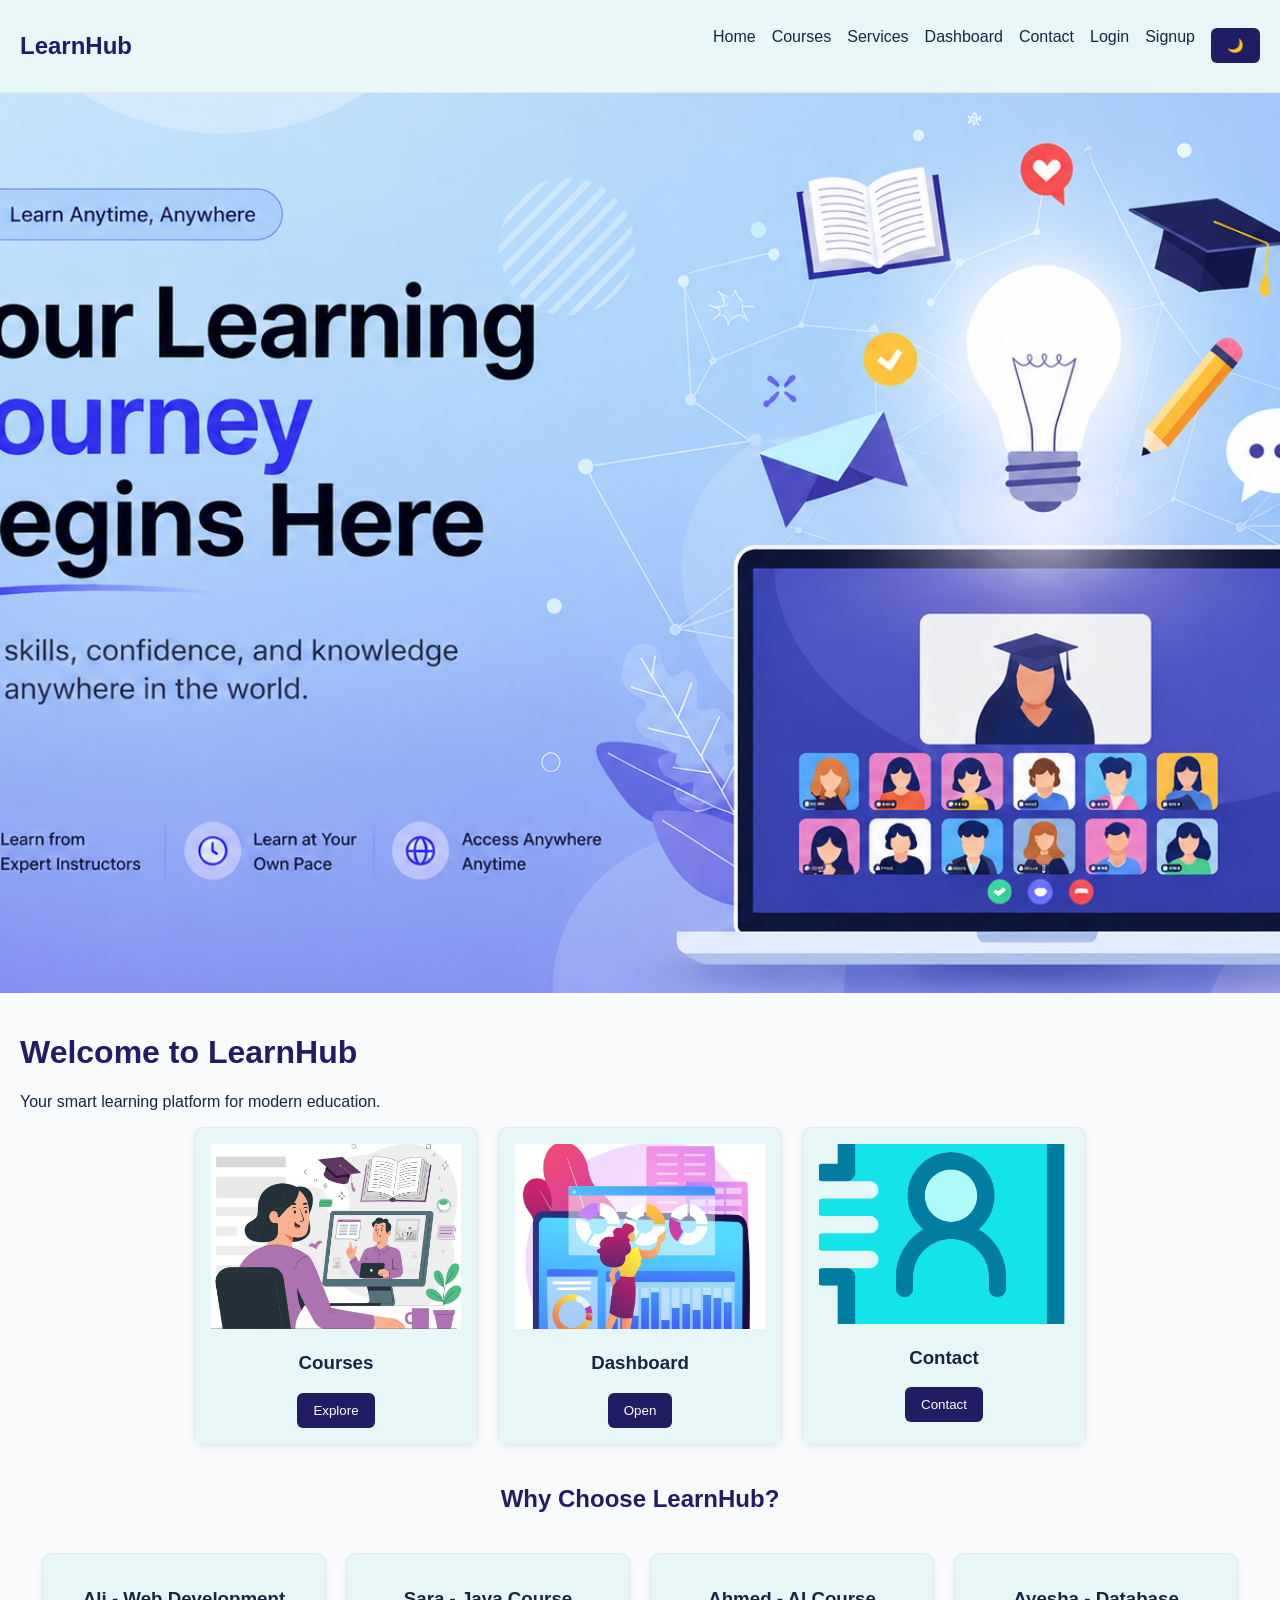
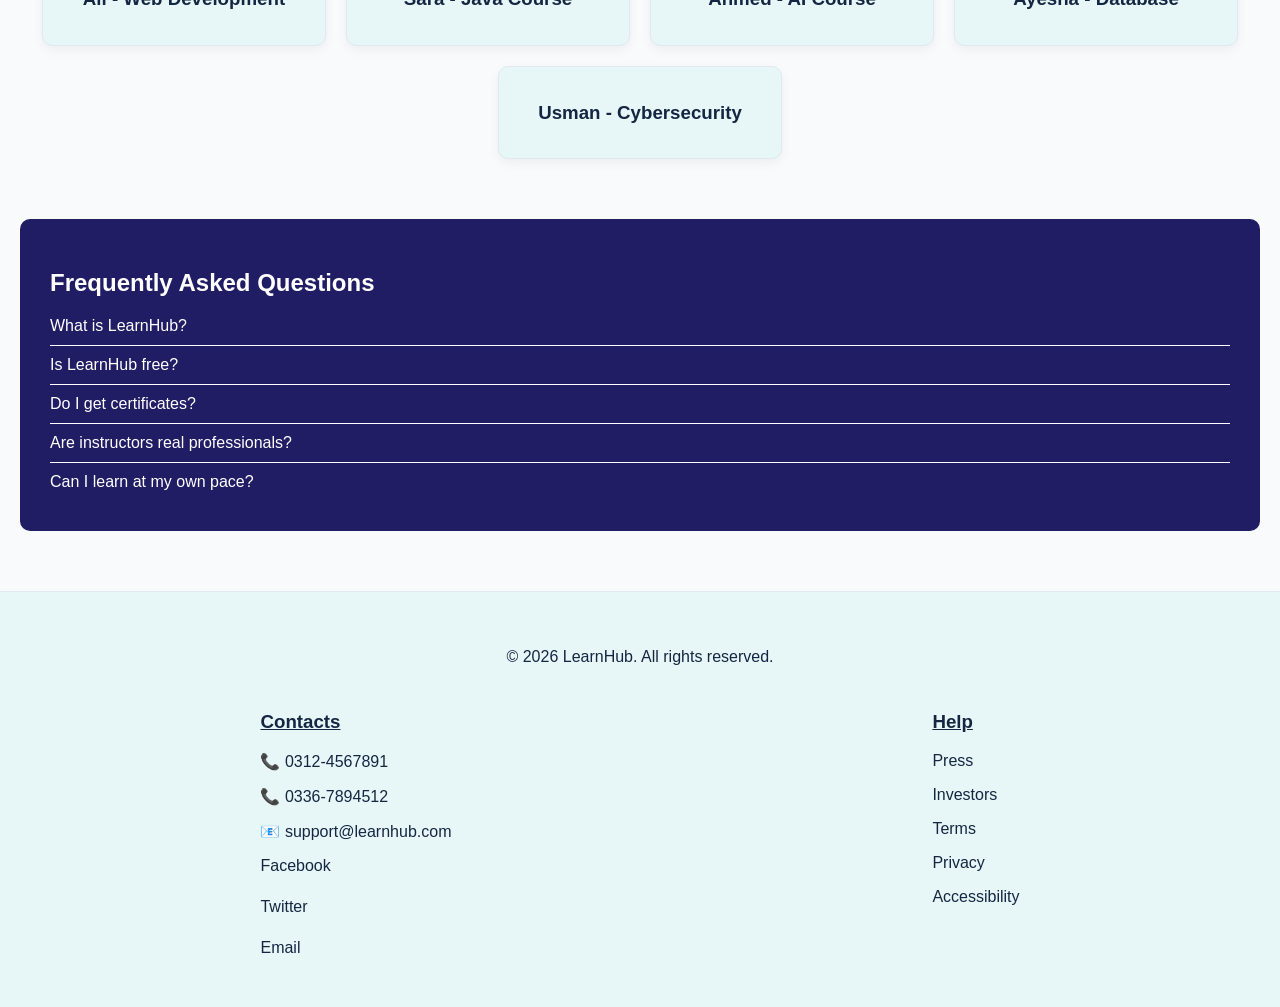
<file: index.html>
<!DOCTYPE html>
<html>
<head>
  <title>LearnHub</title>
  <link rel="stylesheet" href="cssFile/globalStyles.css">

</head>



<body>

<div id="navbar"></div>

<header class="hero"></header>


<!-- PAGE -->
<div class="page">

  <h1>Welcome to LearnHub</h1>
  <p>Your smart learning platform for modern education.</p>

  <div class="card-container">

    <div class="card">
      <img src="sources/img12.jpg">
      <h3>Courses</h3>
      <p>Explore professional courses</p>
      <button onclick="location.href='pages/courses.html'">Explore</button>
    </div>

    <div class="card">
      <img src="sources/img8.jpg">
      <h3>Dashboard</h3>
      <p>Track your progress</p>
      <button onclick="location.href='pages/dashboard.html'">Open</button>
    </div>

    <div class="card">
      <img src="sources/img13.png">
      <h3>Contact</h3>
      <p>Get in touch with us</p>
      <button onclick="location.href='pages/contact.html'">Contact</button>
    </div>



   <h2 style="width:100%; text-align:center;">Why Choose LearnHub?</h2>

<div class="card-container">

  <div class="card">
    <h3>Ali - Web Development</h3>
    <p>
      LearnHub helped me build real websites. The instructor explained everything clearly and the projects were very practical.
    </p>
  </div>

  <div class="card">
    <h3>Sara - Java Course</h3>
    <p>
      I improved my coding skills a lot. The step-by-step teaching made Java easy to understand and apply.
    </p>
  </div>

  <div class="card">
    <h3>Ahmed - AI Course</h3>
    <p>
      The AI concepts were explained in a simple way. I learned machine learning basics and enjoyed hands-on tasks.
    </p>
  </div>

  <div class="card">
    <h3>Ayesha - Database</h3>
    <p>
      SQL and database design became easy. The course structure was very organized and helpful.
    </p>
  </div>

  <div class="card">
    <h3>Usman - Cybersecurity</h3>
    <p>
      I learned how systems are protected from attacks. The practical examples were very useful.
    </p>
  </div>

</div>

<div class="faq-card">

  <h2>Frequently Asked Questions</h2>

  <p>What is LearnHub?</p>
  <hr>

  <p>Is LearnHub free?</p>
  <hr>

  <p>Do I get certificates?</p>
  <hr>

  <p>Are instructors real professionals?</p>
  <hr>

  <p>Can I learn at my own pace?</p>

</div>




  </div>
</div>


<footer>

  <p>© 2026 LearnHub. All rights reserved.</p>

<div class="footer-container">

  <!-- CONTACTS COLUMN -->
  <div>

    <h3 style="text-decoration: underline;">Contacts</h3>

    <p>📞 0312-4567891</p>
    <p>📞 0336-7894512</p>
    <p>📧 support@learnhub.com</p>

    <a href="#">Facebook</a><br>
    <a href="#">Twitter</a><br>
    <a href="#">Email</a>

  </div>

  <!-- HELP COLUMN -->
  <div>

    <h3 style="text-decoration: underline;">Help</h3>

    <p>Press</p>
    <p>Investors</p>
    <p>Terms</p>
    <p>Privacy</p>
    <p>Accessibility</p>

  </div>

</div>
</footer>

 <script>
fetch("pages/navbar.html")
.then(response => response.text())
.then(data => {
  document.getElementById("navbar").innerHTML = data;
});
</script>


 <script src="jsFile/jsFunctions.js"></script>


</body>
</html>
</file>
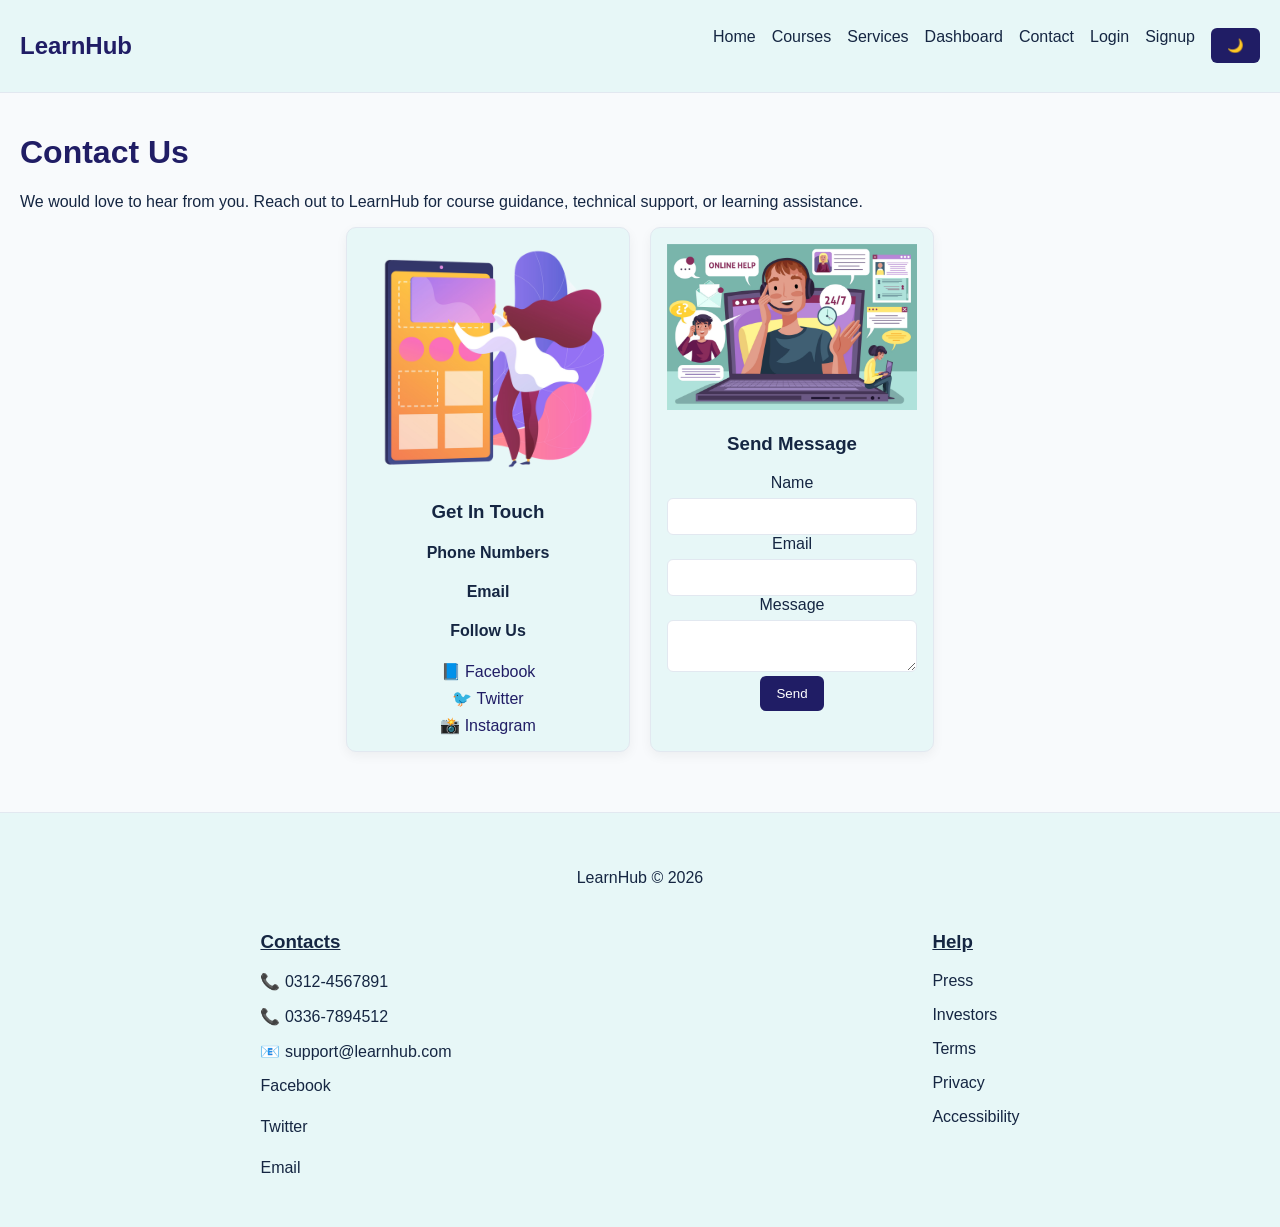
<file: pages/contact.html>
<!DOCTYPE html>
<html>

<head>
  <title>Contact Us - LearnHub</title>

  <link rel="stylesheet" href="../cssFile/globalStyles.css">

 
</head>

<body>

<div id="navbar"></div>


<div class="page">

<h1>Contact Us</h1>


<p>
We would love to hear from you. Reach out to LearnHub for
course guidance, technical support, or learning assistance.
</p>

<div class="card-container">

<!-- CONTACT CARD -->
<div class="card">

<img src="../sources/img7.png">

<h3>Get In Touch</h3>

<p>
Our support team is available to help students regarding
courses, registration, and platform services.
</p>

<h4>Phone Numbers</h4>

<p>03124567891</p>
<p>03367894512</p>

<h4>Email</h4>

<p>support@learnhubacademy.com</p>

<h4>Follow Us</h4>

<a href="#">📘 Facebook</a>
<a href="#">🐦 Twitter</a>
<a href="#">📸 Instagram</a>

</div>

<!-- CONTACT FORM -->
<div class="card">

<img src="../sources/img10.jpg">

<h3>Send Message</h3>

<form onsubmit="alert('Message Sent Successfully')">

<div>
<label>Name</label>
<input type="text">
</div>

<div>
<label>Email</label>
<input type="email">
</div>

<div>
<label>Message</label>
<textarea></textarea>
</div>

<button type="submit">Send</button>

</form>

</div>

</div>

</div>

<footer>

<p>LearnHub © 2026</p>

<div class="footer-container">

  <!-- CONTACTS COLUMN -->
  <div>

    <h3 style="text-decoration: underline;">Contacts</h3>

    <p>📞 0312-4567891</p>
    <p>📞 0336-7894512</p>
    <p>📧 support@learnhub.com</p>

    <a href="#">Facebook</a><br>
    <a href="#">Twitter</a><br>
    <a href="#">Email</a>

  </div>

  <!-- HELP COLUMN -->
  <div>

    <h3 style="text-decoration: underline;">Help</h3>

    <p>Press</p>
    <p>Investors</p>
    <p>Terms</p>
    <p>Privacy</p>
    <p>Accessibility</p>

  </div>

</div>

</footer>



<script>
fetch("navbar.html")
.then(response => response.text())
.then(data => {
  document.getElementById("navbar").innerHTML = data;
});
</script>

<script src="../jsFile/jsFunctions.js"></script>

</body>
</html>
</file>
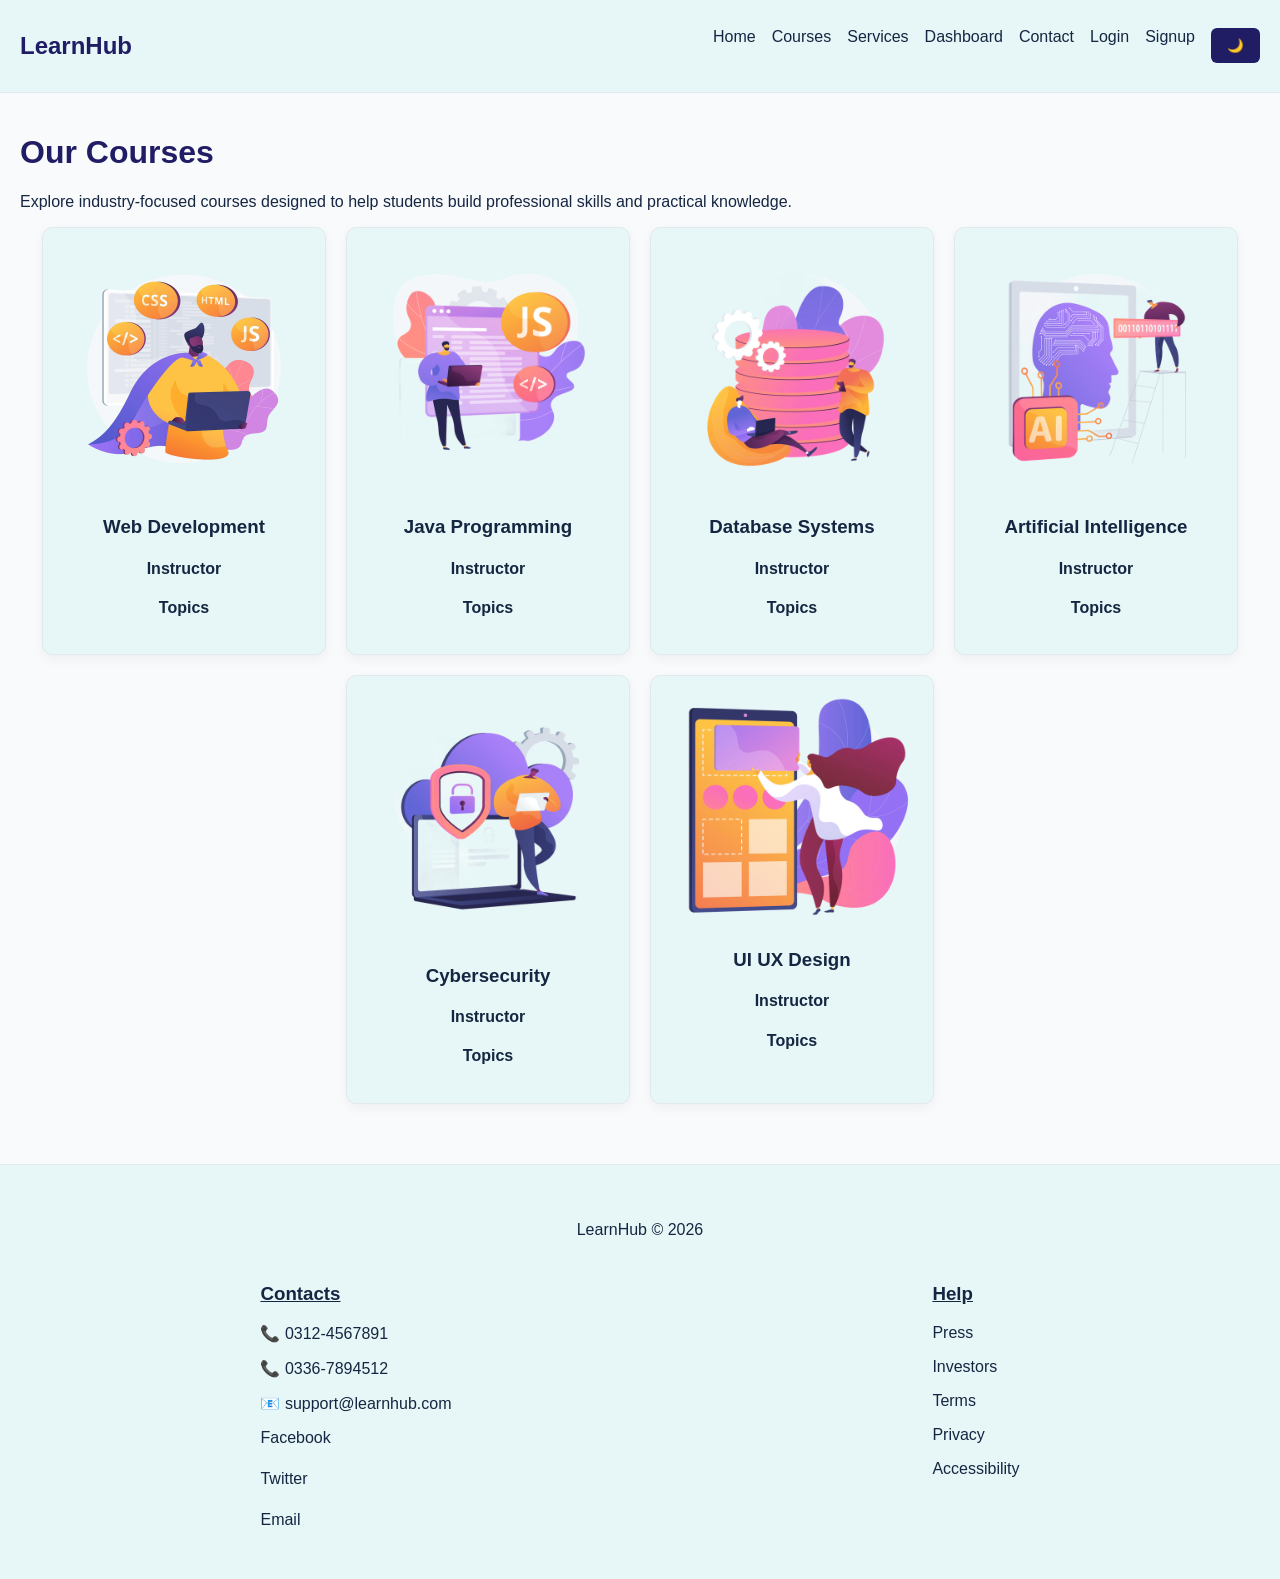
<file: pages/courses.html>
<!DOCTYPE html>
<html>

<head>
  <title>Courses - LearnHub</title>
  <link rel="stylesheet" href="../cssFile/globalStyles.css">
  
</head>

<body>

<div id="navbar"></div>



<div class="page">

<h1>Our Courses</h1>

<p>
Explore industry-focused courses designed to help students build
professional skills and practical knowledge.
</p>

<div class="card-container">

<!-- COURSE 1 -->
<div class="card">

<img src="../sources/img2.png">

<h3>Web Development</h3>

<p>
Learn front-end and back-end development using modern technologies.
Build responsive and interactive websites professionally.
</p>

<h4>Instructor</h4>
<p>Prof. John Smith</p>

<h4>Topics</h4>

<ul>
<li>HTML5</li>
<li>CSS3</li>
<li>JavaScript</li>
<li>Responsive Design</li>
<li>Web Hosting</li>
</ul>

</div>

<!-- COURSE 2 -->
<div class="card">

<img src="../sources/img3.png">

<h3>Java Programming</h3>

<p>
Master object-oriented programming concepts and Java application
development for desktop and enterprise systems.
</p>

<h4>Instructor</h4>
<p>Dr. Sarah Khan</p>

<h4>Topics</h4>

<ul>
<li>Classes & Objects</li>
<li>Inheritance</li>
<li>GUI Development</li>
<li>Exception Handling</li>
<li>Collections</li>
</ul>

</div>

<!-- COURSE 3 -->
<div class="card">

<img src="../sources/img5.png">

<h3>Database Systems</h3>

<p>
Understand relational databases and SQL while learning how to
manage and organize data efficiently.
</p>

<h4>Instructor</h4>
<p>Prof. Ahmed Ali</p>

<h4>Topics</h4>

<ul>
<li>SQL Queries</li>
<li>Normalization</li>
<li>ER Diagrams</li>
<li>Joins</li>
<li>Database Security</li>
</ul>

</div>

<!-- COURSE 4 -->
<div class="card">

<img src="../sources/img4.png">

<h3>Artificial Intelligence</h3>

<p>
Explore intelligent systems, machine learning basics,
and AI applications in modern industries.
</p>

<h4>Instructor</h4>
<p>Dr. Emily Watson</p>

<h4>Topics</h4>

<ul>
<li>Machine Learning</li>
<li>Neural Networks</li>
<li>Data Training</li>
<li>AI Ethics</li>
<li>Prediction Models</li>
</ul>

</div>

<!-- COURSE 5 -->
<div class="card">

<img src="../sources/img6.png">

<h3>Cybersecurity</h3>

<p>
Learn techniques to protect systems, networks,
and sensitive information from cyber threats.
</p>

<h4>Instructor</h4>
<p>Mr. David Lee</p>

<h4>Topics</h4>

<ul>
<li>Network Security</li>
<li>Ethical Hacking</li>
<li>Encryption</li>
<li>Password Security</li>
<li>Threat Detection</li>
</ul>

</div>

<!-- COURSE 6 -->
<div class="card">

<img src="../sources/img7.png">

<h3>UI UX Design</h3>

<p>
Design modern and user-friendly interfaces
focused on user experience and accessibility.
</p>

<h4>Instructor</h4>
<p>Ms. Olivia Noor</p>

<h4>Topics</h4>

<ul>
<li>Wireframing</li>
<li>Color Theory</li>
<li>User Research</li>
<li>Typography</li>
<li>Figma Basics</li>
</ul>

</div>

</div>

</div>

<footer>

<p>LearnHub © 2026</p>

<div class="footer-container">

  <!-- CONTACTS COLUMN -->
  <div>

    <h3 style="text-decoration: underline;">Contacts</h3>

    <p>📞 0312-4567891</p>
    <p>📞 0336-7894512</p>
    <p>📧 support@learnhub.com</p>

    <a href="#">Facebook</a><br>
    <a href="#">Twitter</a><br>
    <a href="#">Email</a>

  </div>

  <!-- HELP COLUMN -->
  <div>

    <h3 style="text-decoration: underline;">Help</h3>

    <p>Press</p>
    <p>Investors</p>
    <p>Terms</p>
    <p>Privacy</p>
    <p>Accessibility</p>

  </div>

</div>
</footer>


<script>
fetch("navbar.html")
.then(response => response.text())
.then(data => {
  document.getElementById("navbar").innerHTML = data;
});
</script>


<script src="../jsFile/jsFunctions.js"></script>

</body>
</html>
</file>
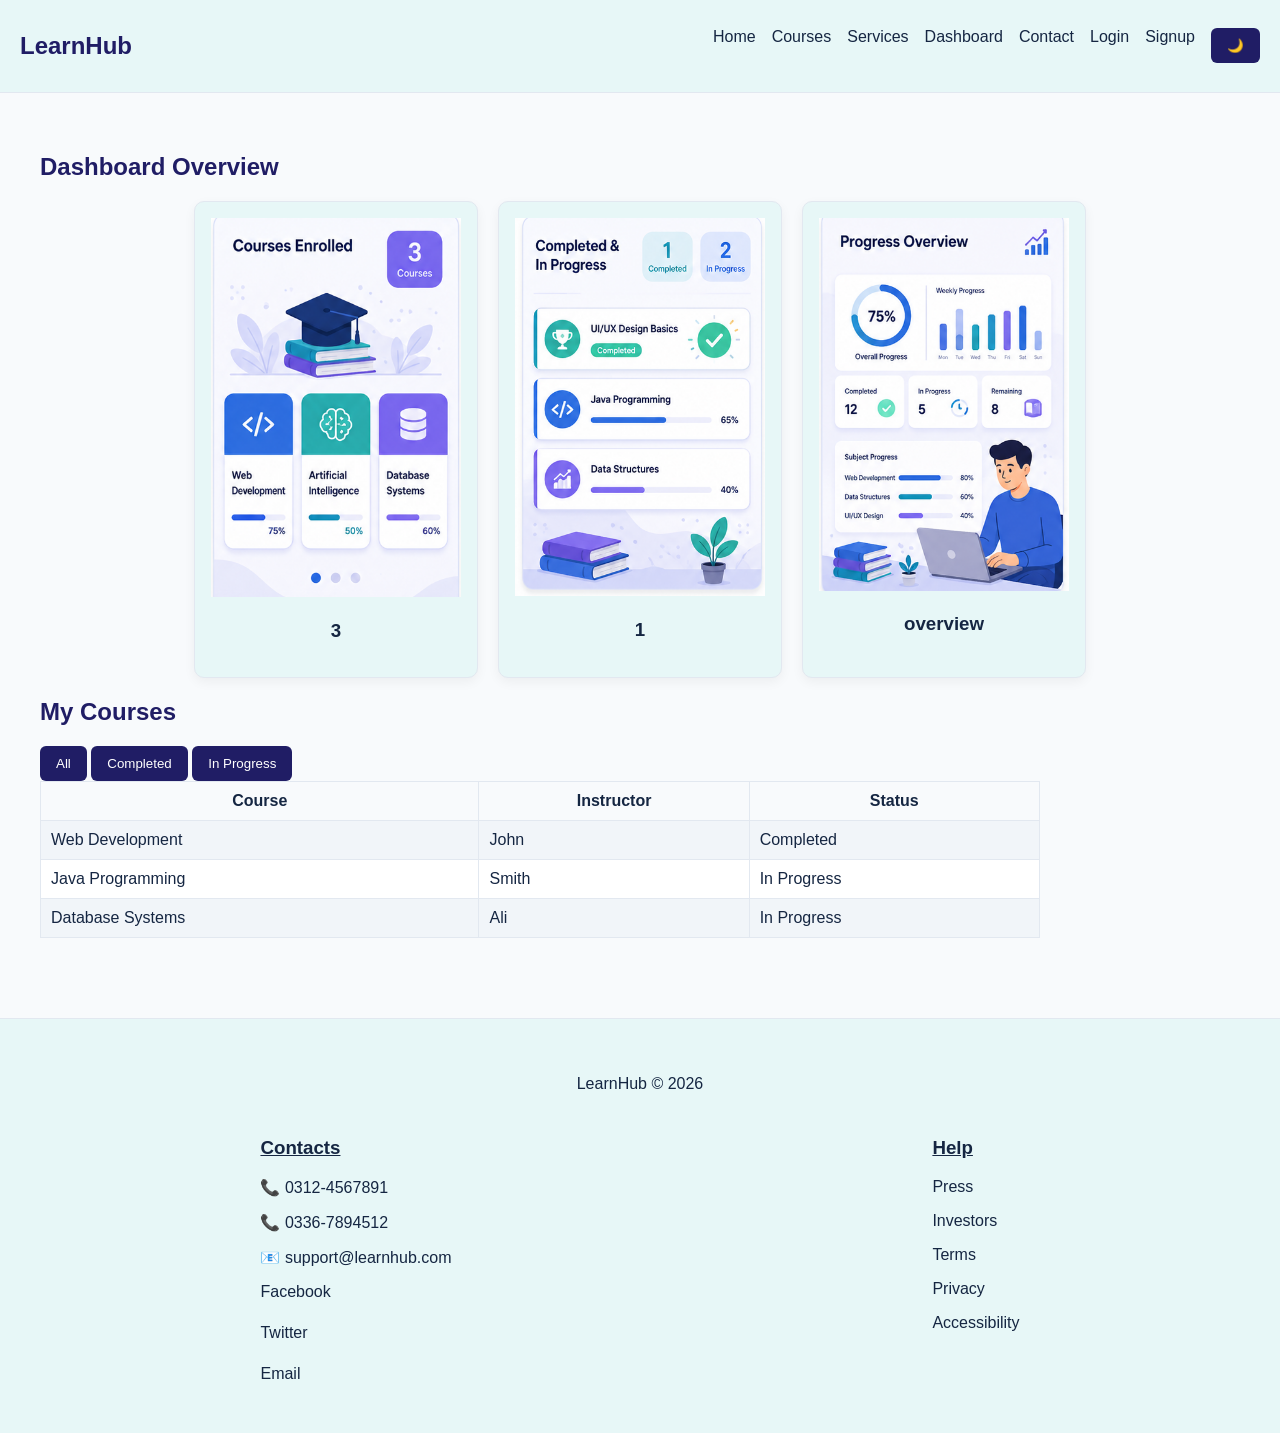
<file: pages/dashboard.html>
<!DOCTYPE html>
<html>
<head>
  <title>Dashboard - LearnHub</title>
  <link rel="stylesheet" href="../cssFile/globalStyles.css">
  
</head>

<body>

<div id="navbar"></div>

<div class="page">

 <div class="page">

  <h2>Dashboard Overview</h2>

  <!-- STATS -->
  <div class="card-container">

    <div class="card">
      <img src="../sources/img15.png">
      <h3>3</h3>
      <p>Courses Enrolled</p>
    </div>

    <div class="card">
      <img src="../sources/img16.png">
      <h3>1</h3>
      <p>Completed</p>
    </div>

    <div class="card">
      <img src="../sources/img14.png">
      <h3>overview</h3>
      <p> Progress</p>
    </div>

  </div>

  <h2>My Courses</h2>

  <!-- FILTER -->
  <button onclick="filterCourses('all')">All</button>
  <button onclick="filterCourses('completed')">Completed</button>
  <button onclick="filterCourses('progress')">In Progress</button>

  <div class="table-container">

    <table style="min-width:600px; max-width:1000px;" id="courseTable">

      <thead>
        <tr>
          <th>Course</th>
          <th>Instructor</th>
          <th>Status</th>
        </tr>
      </thead>

      <tbody>

        <tr data-status="completed">
          <td>Web Development</td>
          <td>John</td>
          <td>Completed</td>
        </tr>

        <tr data-status="progress">
          <td>Java Programming</td>
          <td>Smith</td>
          <td>In Progress</td>
        </tr>

        <tr data-status="progress">
          <td>Database Systems</td>
          <td>Ali</td>
          <td>In Progress</td>
        </tr>

      </tbody>

    </table>

  </div>

</div>

</div>

<footer>
  <p>LearnHub © 2026</p>

<div class="footer-container">

  <!-- CONTACTS COLUMN -->
  <div>

    <h3 style="text-decoration: underline;">Contacts</h3>

    <p>📞 0312-4567891</p>
    <p>📞 0336-7894512</p>
    <p>📧 support@learnhub.com</p>

    <a href="#">Facebook</a><br>
    <a href="#">Twitter</a><br>
    <a href="#">Email</a>

  </div>

  <!-- HELP COLUMN -->
  <div>

    <h3 style="text-decoration: underline;">Help</h3>

    <p>Press</p>
    <p>Investors</p>
    <p>Terms</p>
    <p>Privacy</p>
    <p>Accessibility</p>

  </div>

</div>
</footer>


<script>
fetch("navbar.html")
.then(response => response.text())
.then(data => {
  document.getElementById("navbar").innerHTML = data;
});
</script>


<script src="../jsFile/jsFunctions.js"></script>

</body>
</html>
</file>
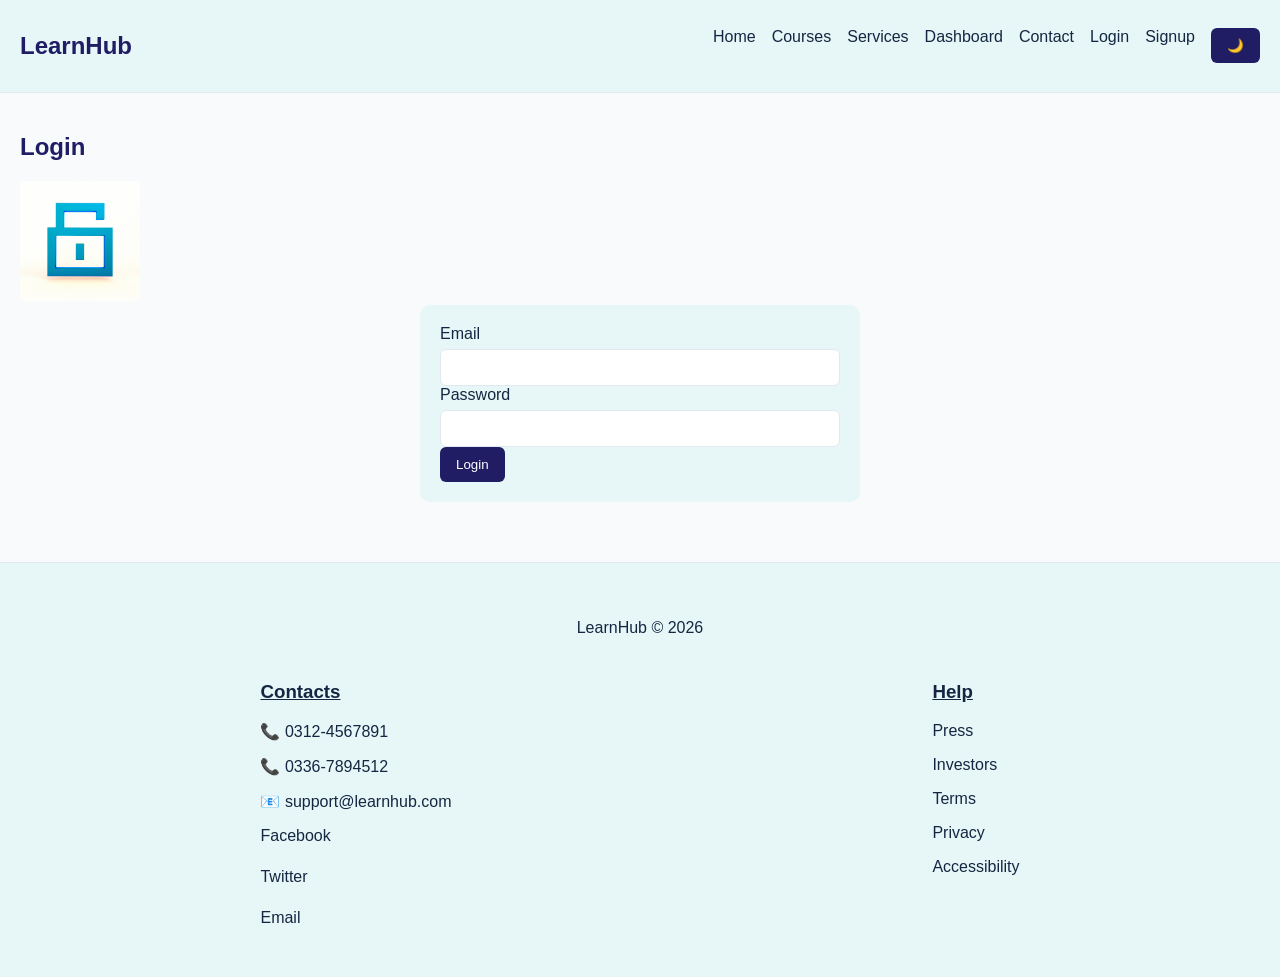
<file: pages/login.html>
<!DOCTYPE html>
<html>
<head>
  <title>Login - LearnHub</title>
  <link rel="stylesheet" href="../cssFile/globalStyles.css">
  
</head>

<body>



<div id="navbar"></div>



<div class="page">

  <h2>Login</h2>

  <img src="../sources/img9.jpg" width="120">

  <div class="form-container">
    <form onsubmit="return validateLogin()">

      <div>
        <label>Email</label>
        <input type="email" id="email">
      </div>

      <div>
        <label>Password</label>
        <input type="password" id="password">
      </div>

      <button type="submit">Login</button>

    </form>
  </div>

</div>

<footer>
  <p>LearnHub © 2026</p>

<div class="footer-container">

  <!-- CONTACTS COLUMN -->
  <div>

    <h3 style="text-decoration: underline;">Contacts</h3>

    <p>📞 0312-4567891</p>
    <p>📞 0336-7894512</p>
    <p>📧 support@learnhub.com</p>

    <a href="#">Facebook</a><br>
    <a href="#">Twitter</a><br>
    <a href="#">Email</a>

  </div>

  <!-- HELP COLUMN -->
  <div>

    <h3 style="text-decoration: underline;">Help</h3>

    <p>Press</p>
    <p>Investors</p>
    <p>Terms</p>
    <p>Privacy</p>
    <p>Accessibility</p>

  </div>

</div>
</footer>

<script>
fetch("navbar.html")
.then(response => response.text())
.then(data => {
  document.getElementById("navbar").innerHTML = data;
});
</script>

<script src="../jsFile/jsFunctions.js"></script>

</body>
</html>
</file>
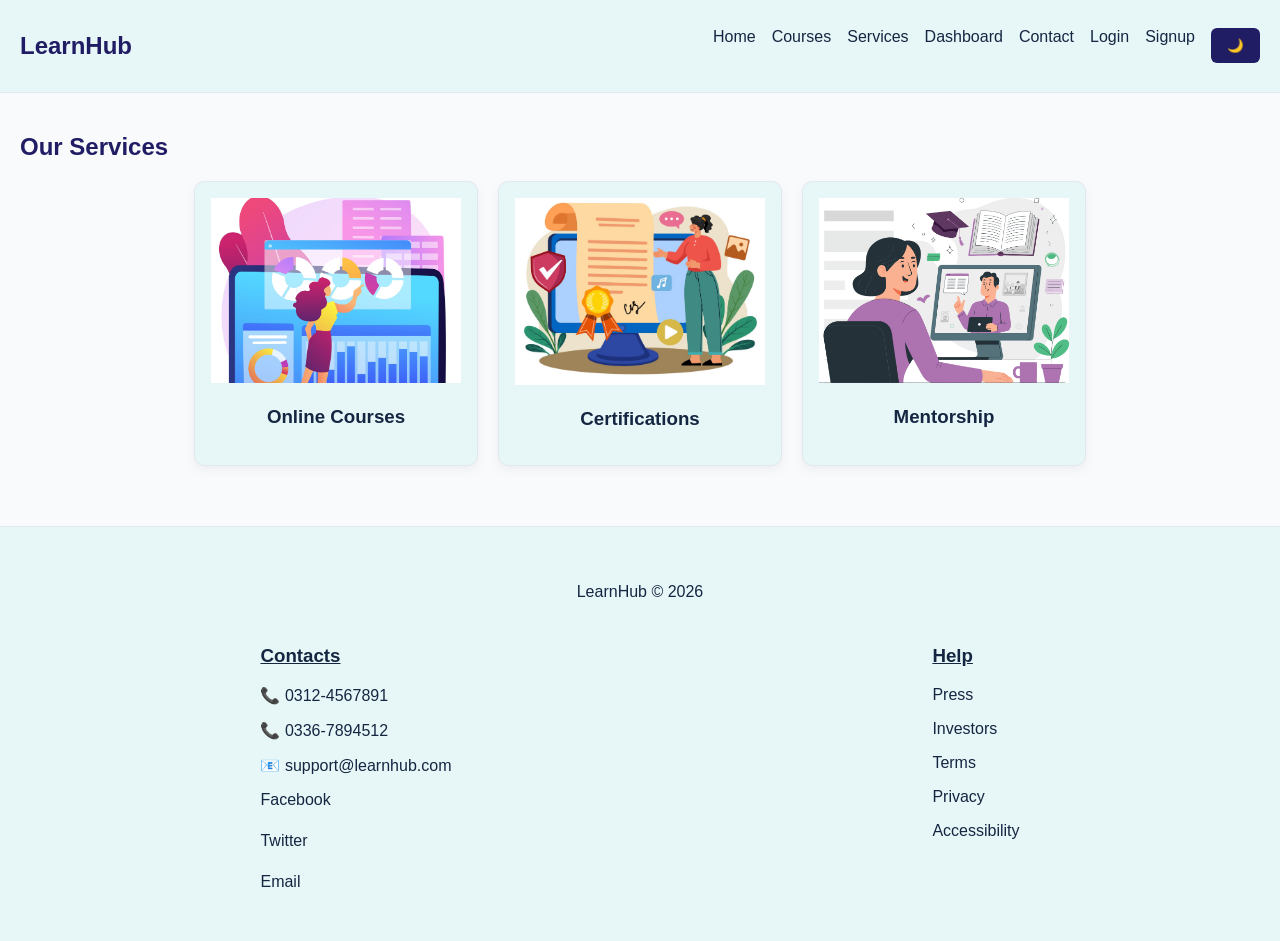
<file: pages/services.html>
<!DOCTYPE html>
<html>
<head>
  <title>Services - LearnHub</title>
  <link rel="stylesheet" href="../cssFile/globalStyles.css">

</head>

<body>


<div id="navbar"></div>

<div class="page">

  <h2>Our Services</h2>

  <div class="card-container">

    <div class="card">
      <img src="../sources/img8.jpg">
      <h3>Online Courses</h3>
      <p>Learn anytime anywhere</p>
    </div>

    <div class="card">
      <img src="../sources/img11.jpg">
      <h3>Certifications</h3>
      <p>Get industry recognized certificates</p>
    </div>

    <div class="card">
      <img src="../sources/img12.jpg">
      <h3>Mentorship</h3>
      <p>Learn from experts</p>
    </div>

  </div>

</div>

<footer>
  <p>LearnHub © 2026</p>

<div class="footer-container">

  <!-- CONTACTS COLUMN -->
  <div>

    <h3 style="text-decoration: underline;">Contacts</h3>

    <p>📞 0312-4567891</p>
    <p>📞 0336-7894512</p>
    <p>📧 support@learnhub.com</p>

    <a href="#">Facebook</a><br>
    <a href="#">Twitter</a><br>
    <a href="#">Email</a>

  </div>

  <!-- HELP COLUMN -->
  <div>

    <h3 style="text-decoration: underline;">Help</h3>

    <p>Press</p>
    <p>Investors</p>
    <p>Terms</p>
    <p>Privacy</p>
    <p>Accessibility</p>

  </div>

</div>
</footer>



<script>
fetch("navbar.html")
.then(response => response.text())
.then(data => {
  document.getElementById("navbar").innerHTML = data;
});
</script>


<script src="../jsFile/jsFunctions.js"></script>

</body>
</html>
</file>
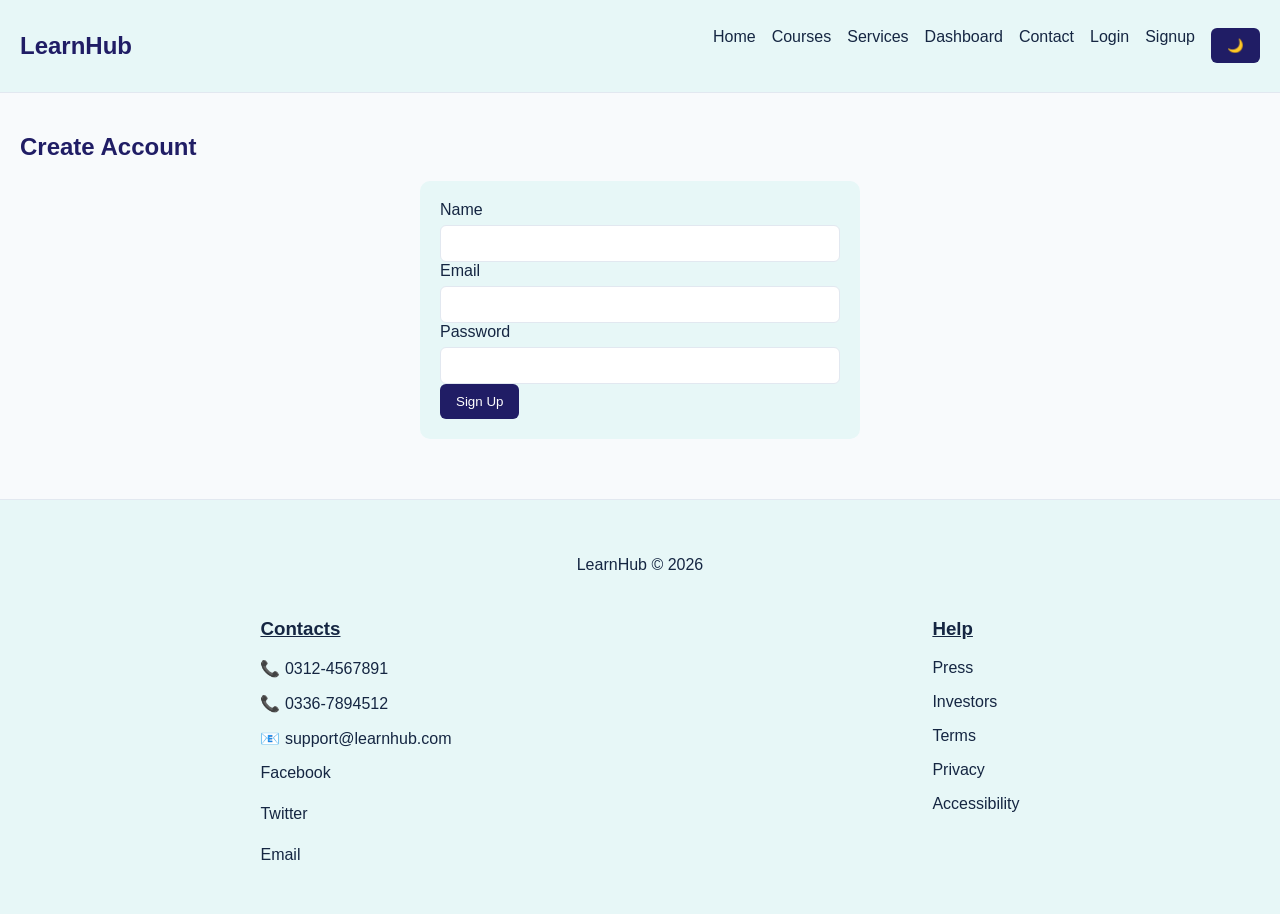
<file: pages/signup.html>
<!DOCTYPE html>
<html>
<head>
  <title>Signup - LearnHub</title>
  <link rel="stylesheet" href="../cssFile/globalStyles.css">

</head>

<body>

<div id="navbar"></div>


<div class="page">

  <h2>Create Account</h2>

  <div class="form-container">
    <form>

      <div>
        <label>Name</label>
        <input type="text">
      </div>

      <div>
        <label>Email</label>
        <input type="email">
      </div>

      <div>
        <label>Password</label>
        <input type="password">
      </div>

      <button>Sign Up</button>

    </form>
  </div>

</div>

<footer>
  <p>LearnHub © 2026</p>

<div class="footer-container">

  <!-- CONTACTS COLUMN -->
  <div>

    <h3 style="text-decoration: underline;">Contacts</h3>

    <p>📞 0312-4567891</p>
    <p>📞 0336-7894512</p>
    <p>📧 support@learnhub.com</p>

    <a href="#">Facebook</a><br>
    <a href="#">Twitter</a><br>
    <a href="#">Email</a>

  </div>

  <!-- HELP COLUMN -->
  <div>

    <h3 style="text-decoration: underline;">Help</h3>

    <p>Press</p>
    <p>Investors</p>
    <p>Terms</p>
    <p>Privacy</p>
    <p>Accessibility</p>

  </div>

</div>
</footer>


<script>
fetch("navbar.html")
.then(response => response.text())
.then(data => {
  document.getElementById("navbar").innerHTML = data;
});
</script>

 <script src="../jsFile/jsFunctions.js"></script>

</body>
</html>
</file>
<file: cssFile/globalStyles.css>
/* =========================================================
   DESIGN SYSTEM
========================================================= */
:root {


  --brand-primary-color: #201d65;
  --brand-secondary-color: #6366f1;
  --brand-third-color: #22c55e;
  --brand-fourth-color: #f59e0b;
  --brand-accent-color: #06b6d4;

  --bg-main: #f8fafc;
  --bg-card: #e7f7f7;

  --text-primary-color: #152642;
  --text-secondary-color: #475569;
  --text-muted-color: #94a3b8;
  --text-focus-color: #4f46e5;
  --text-highlighted-color: #22c55e;

  --border-primary-color: #e2e8f0;
  --border-secondary-color: #cbd5f5;
  --border-muted-color: #e5e7eb;

  --radius-sm: 6px;
  --radius-md: 10px;

  --transition: 0.3s ease;



}
/* ========================================
   DARK THEME
   ===========================================*/

[data-theme="dark"] {

  --bg-main: #0f172a;
  --bg-card: #1e293b;

  --text-primary-color: #f1f5f9;
  --text-secondary-color: #cbd5e1;

  --brand-primary-color: #4af9ff;

  --border-primary-color: #334155;

}

[data-theme="dark"] table tbody tr:nth-child(n+2):nth-child(odd) {
  background: #ffffff;
}

[data-theme="dark"] table tbody tr:nth-child(n+2):nth-child(even) {
  background: #ccf5f1; /* light sea green */
} 

[data-theme="dark"] tbody td {
  color: #0f172a;
}

/* ================================================================*/



/* =========================================================
   GLOBAL BASE
========================================================= */
body {
  margin: 0;
  font-family: Arial, sans-serif;
  background: var(--bg-main);
  color: var(--text-primary-color);
}

/* =========================================================
        HEADER IMAGE
  =======================================================*/

  header {
  background: url("../sources/img4.png");
  background-size: cover;
  background-position: center;
}

/* =========================================================
   BUTTON SYSTEM
========================================================= */
button {
  padding: 10px 16px;
  border: none;
  border-radius: var(--radius-sm);
  background: var(--brand-primary-color);
  color: white;
  cursor: pointer;
  transition: var(--transition);
}

button:hover {
  background: var(--brand-secondary-color);
}

/* =========================================================
   NAVBAR
========================================================= */
nav {
  display: flex;
  justify-content: space-between;
  align-items: center;
  background: var(--bg-card);
  padding: 12px 20px;
  border-bottom: 1px solid var(--border-primary-color);
}

nav ul {
  display: flex;
  list-style: none;
  gap: 16px;
}

nav a {
  text-decoration: none;
  color: var(--text-primary-color);
}

nav a:hover {
  color: var(--brand-primary-color);
}

/* =========================================================
   HERO SECTION
========================================================== */

.hero {
  height: 100vh;
  min-height: 750px;
  max-height: 1000px;

  background: url("../sources/img1.png");
  background-size: cover;
  background-position: center;
  position: relative;
}

/* =========================================================
   PAGE
========================================================= */
.page {
  padding: 20px;
}

/* =========================================================
   CARD SYSTEM
========================================================= */
.card-container {
  display: flex;
  flex-wrap: wrap;
  justify-content: center;
  gap: 20px;
}

.card {
  width: 250px;
  background: var(--bg-card);
  padding: 16px;
  border-radius: var(--radius-md);
  border: 1px solid var(--border-primary-color);
  text-align: center;
  transition: var(--transition);
}

.card:hover {
  transform: translateY(-5px);
}

.card img {
  width: 100%;
}


/* =========================================================
   FAQ CARD CONTAINER
 =========================================================*/

.faq-card {
  width: 100%;
  background: var(--brand-primary-color);
  color: white;
  padding: 30px;
  margin-top: 40px;
  border-radius: 10px;
}

.faq-card hr {
  border: 0;
  border-top: 1px solid white;
  margin: 10px 0;
}

.faq-card p {
  margin: 10px 0;
}

.faq-card h2,
.faq-card p {
  color: #ffffff;
}

/* =========================================================
   FORM
========================================================= */
.form-container {
  max-width: 400px;
  margin: auto;
  background: var(--bg-card);
  padding: 20px;
  border-radius: var(--radius-md);
}

input, textarea {
  width: 100%;
  padding: 10px;
  margin-top: 6px;
  border-radius: var(--radius-sm);
  border: 1px solid var(--border-primary-color);

  box-sizing: border-box;
}

/* =========================================================
   TABLE
========================================================= */
table {
  width: 100%;
  border-collapse: collapse;
}

table th, table td {
  padding: 10px;
  border: 1px solid var(--border-primary-color);
}

table tbody tr:nth-child(odd) {
  background: #f1f5f9;
}

table tbody tr:nth-child(even) {
  background: #ffffff;
}

table tbody tr:hover {
  background: #e0f2fe;
}

/* =========================================================
   FOOTER
========================================================= */

footer {
  background: var(--bg-card);
  padding: 40px 20px;
  margin-top: 40px;
  text-align: center;
}

/*  ========================================================================== */

/* ============================================================*/
.footer-container {
  display: flex;
  justify-content: space-around;
  flex-wrap: wrap;
  text-align: left;
}

.footer-container div {
  margin: 10px;
}

footer a {
  text-decoration: none;
  color: var(--text-primary-color);
  display: block;
  margin-top: 5px;
}

footer a:hover {
  color: var(--brand-primary-color);
}
/* ==================================================================*/


/* =========================================================
   UI ENHANCEMENTS
========================================================= */

/* Smooth transitions everywhere */
* {
  transition: var(--transition);
}

/* Hover depth effect */
.card {
  box-shadow: 0 4px 12px rgba(0,0,0,0.05);
}
.card:hover {
  box-shadow: 0 10px 25px rgba(0,0,0,0.1);
}

/* Better headings */
h1, h2 {
  color: var(--brand-primary-color);
}

/* Footer enhancement */
footer {
  border-top: 1px solid var(--border-primary-color);
}

/* Navbar improvement */
nav {
  position: sticky;
  top: 0;
  z-index: 1000;
}

/* Hamburger button */
.menu-toggle {
  display: none;
  font-size: 22px;
  cursor: pointer;
}

/* MOBILE */
@media (max-width: 768px) {

  .menu-toggle {
    display: block;
  }

  nav ul {
    display: none;
    flex-direction: column;
    background: var(--bg-card);
    position: absolute;
    top: 60px;
    right: 20px;
    padding: 10px;
  }

  nav ul.open {
    display: flex;
  }
}

/* COURSE HOVER DETAILS */
.card p,
.card ul {
  display: none;
}

.card:hover p,
.card:hover ul {
  display: block;
}

.card ul {
  text-align: left;
}

/* CONTACT LINKS */
.card a {
  display: block;
  margin-top: 8px;
  text-decoration: none;
  color: var(--brand-primary-color);
}

.card a:hover {
  color: var(--brand-accent-color);
}
</file>
